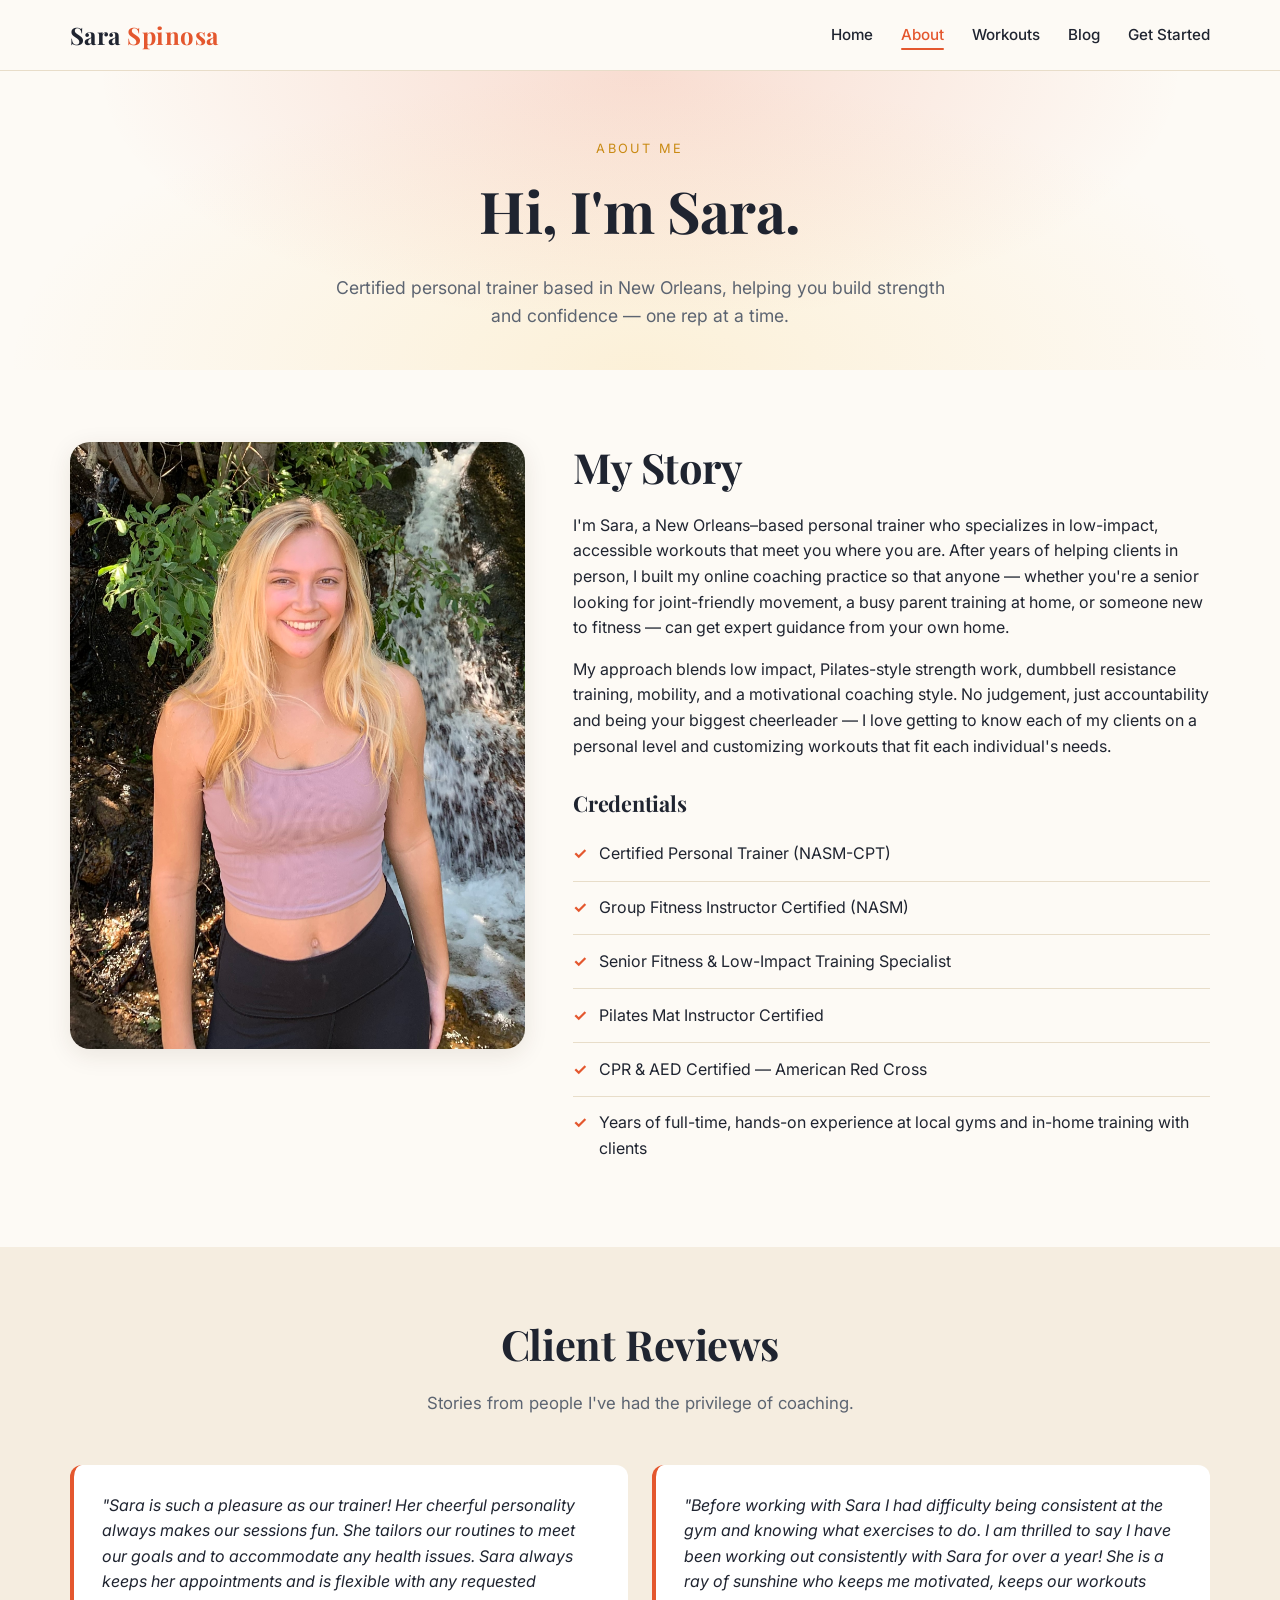
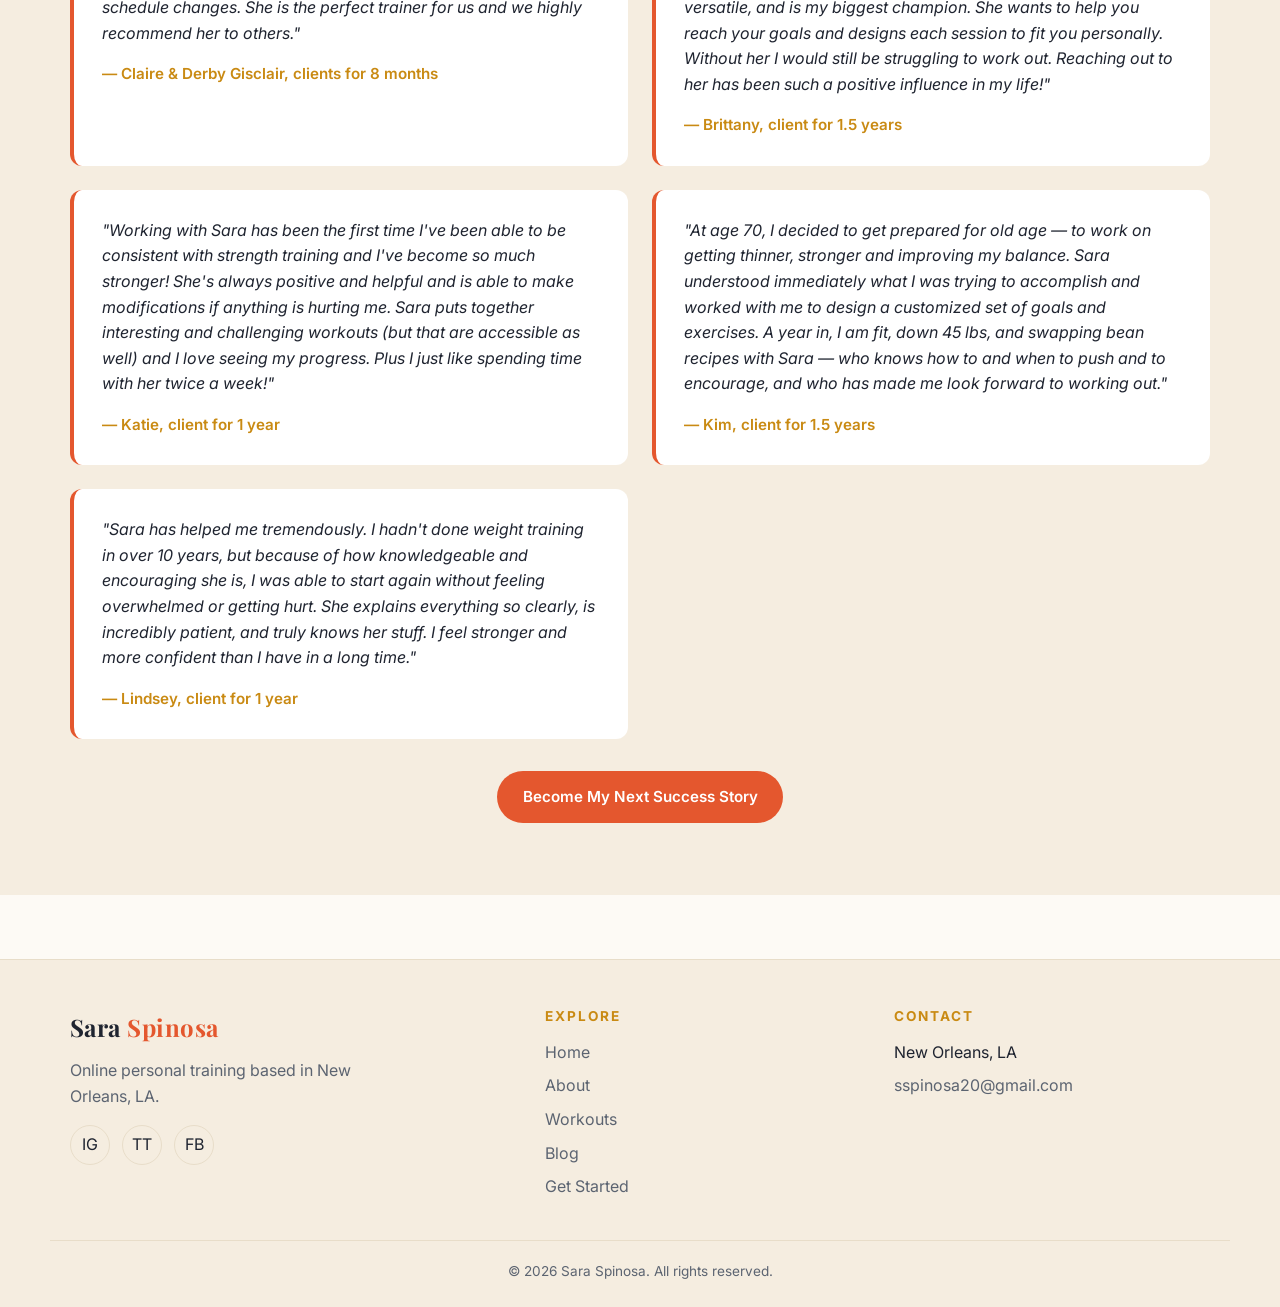
<file: about.html>
<!DOCTYPE html>
<html lang="en">
<head>
  <meta charset="UTF-8" />
  <meta name="viewport" content="width=device-width, initial-scale=1.0" />
  <title>About Sara — Personal Trainer in New Orleans</title>
  <meta name="description" content="Meet Sara Spinosa — certified personal trainer in New Orleans, LA, specializing in low-impact, Pilates-style, and at-home strength training." />
  <link rel="preconnect" href="https://fonts.googleapis.com" />
  <link rel="preconnect" href="https://fonts.gstatic.com" crossorigin />
  <link href="https://fonts.googleapis.com/css2?family=Inter:wght@400;500;600;700&family=Playfair+Display:wght@600;700&display=swap" rel="stylesheet" />
  <link rel="stylesheet" href="css/styles.css" />
  <link rel="icon" href="assets/IMG_2662.jpg" type="image/jpeg" />
</head>
<body>
  <header class="navbar">
    <div class="nav-inner">
      <a href="index.html" class="brand">Sara <span>Spinosa</span></a>
      <button class="nav-toggle" aria-label="Toggle menu">☰</button>
      <ul class="nav-links">
        <li><a href="index.html">Home</a></li>
        <li><a href="about.html">About</a></li>
        <li><a href="workouts.html">Workouts</a></li>
        <li><a href="blog.html">Blog</a></li>
        <li><a href="contact.html">Get Started</a></li>
      </ul>
    </div>
  </header>

  <section class="page-hero">
    <div class="container">
      <span class="hero-eyebrow">About Me</span>
      <h1>Hi, I'm Sara.</h1>
      <p>Certified personal trainer based in New Orleans, helping you build strength and confidence — one rep at a time.</p>
    </div>
  </section>

  <section class="section">
    <div class="container about-grid">
      <img src="assets/IMG_2662.jpg" alt="Sara Spinosa — Personal Trainer" class="profile-image" style="object-fit:cover;width:100%;" />
      <div>
        <h2>My Story</h2>
        <p>
          I'm Sara, a New Orleans–based personal trainer who specializes in
          low-impact, accessible workouts that meet you where you are. After years
          of helping clients in person, I built my online coaching practice so that
          anyone — whether you're a senior looking for joint-friendly movement, a
          busy parent training at home, or someone new to fitness — can get
          expert guidance from your own home.
        </p>
        <p>
          My approach blends low impact, Pilates-style strength work, dumbbell
          resistance training, mobility, and a motivational coaching style. No
          judgement, just accountability and being your biggest cheerleader — I
          love getting to know each of my clients on a personal level and
          customizing workouts that fit each individual's needs.
        </p>

        <h3 style="margin-top:2rem;">Credentials</h3>
        <ul class="cred-list">
          <li>Certified Personal Trainer (NASM-CPT)</li>
          <li>Group Fitness Instructor Certified (NASM)</li>
          <li>Senior Fitness &amp; Low-Impact Training Specialist</li>
          <li>Pilates Mat Instructor Certified</li>
          <li>CPR &amp; AED Certified — American Red Cross</li>
          <li>Years of full-time, hands-on experience at local gyms and in-home training with clients</li>
        </ul>
      </div>
    </div>
  </section>

  <section class="section alt">
    <div class="container">
      <div class="section-header">
        <h2>Client Reviews</h2>
        <p>Stories from people I've had the privilege of coaching.</p>
      </div>
      <div class="grid cols-2">
        <div class="testimonial">
          <p>"Sara is such a pleasure as our trainer! Her cheerful personality always makes our sessions fun. She tailors our routines to meet our goals and to accommodate any health issues. Sara always keeps her appointments and is flexible with any requested schedule changes. She is the perfect trainer for us and we highly recommend her to others."</p>
          <div class="who">— Claire &amp; Derby Gisclair, clients for 8 months</div>
        </div>
        <div class="testimonial">
          <p>"Before working with Sara I had difficulty being consistent at the gym and knowing what exercises to do. I am thrilled to say I have been working out consistently with Sara for over a year! She is a ray of sunshine who keeps me motivated, keeps our workouts versatile, and is my biggest champion. She wants to help you reach your goals and designs each session to fit you personally. Without her I would still be struggling to work out. Reaching out to her has been such a positive influence in my life!"</p>
          <div class="who">— Brittany, client for 1.5 years</div>
        </div>
        <div class="testimonial">
          <p>"Working with Sara has been the first time I've been able to be consistent with strength training and I've become so much stronger! She's always positive and helpful and is able to make modifications if anything is hurting me. Sara puts together interesting and challenging workouts (but that are accessible as well) and I love seeing my progress. Plus I just like spending time with her twice a week!"</p>
          <div class="who">— Katie, client for 1 year</div>
        </div>
        <div class="testimonial">
          <p>"At age 70, I decided to get prepared for old age — to work on getting thinner, stronger and improving my balance. Sara understood immediately what I was trying to accomplish and worked with me to design a customized set of goals and exercises. A year in, I am fit, down 45 lbs, and swapping bean recipes with Sara — who knows how to and when to push and to encourage, and who has made me look forward to working out."</p>
          <div class="who">— Kim, client for 1.5 years</div>
        </div>
        <div class="testimonial">
          <p>"Sara has helped me tremendously. I hadn't done weight training in over 10 years, but because of how knowledgeable and encouraging she is, I was able to start again without feeling overwhelmed or getting hurt. She explains everything so clearly, is incredibly patient, and truly knows her stuff. I feel stronger and more confident than I have in a long time."</p>
          <div class="who">— Lindsey, client for 1 year</div>
        </div>
      </div>
      <div class="text-center mt-2">
        <a href="contact.html" class="btn btn-primary">Become My Next Success Story</a>
      </div>
    </div>
  </section>

  <footer class="footer">
    <div class="container footer-grid">
      <div>
        <div class="brand">Sara <span style="color:var(--color-primary);">Spinosa</span></div>
        <p style="color:var(--color-muted); margin-top:0.75rem; max-width:340px;">
          Online personal training based in New Orleans, LA.
        </p>
        <div class="socials">
          <a href="https://instagram.com/sara_liftsnola" target="_blank" rel="noopener" aria-label="Instagram">IG</a>
          <a href="https://tiktok.com" target="_blank" rel="noopener" aria-label="TikTok">TT</a>
          <a href="https://facebook.com" target="_blank" rel="noopener" aria-label="Facebook">FB</a>
        </div>
      </div>
      <div>
        <h4>Explore</h4>
        <ul>
          <li><a href="index.html">Home</a></li>
          <li><a href="about.html">About</a></li>
          <li><a href="workouts.html">Workouts</a></li>
          <li><a href="blog.html">Blog</a></li>
          <li><a href="contact.html">Get Started</a></li>
        </ul>
      </div>
      <div>
        <h4>Contact</h4>
        <ul>
          <li>New Orleans, LA</li>
          <li><a href="mailto:sspinosa20@gmail.com">sspinosa20@gmail.com</a></li>
        </ul>
      </div>
    </div>
    <div class="footer-bottom container">
      © <span id="year"></span> Sara Spinosa. All rights reserved.
    </div>
  </footer>

  <script src="js/main.js"></script>
</body>
</html>
</file>
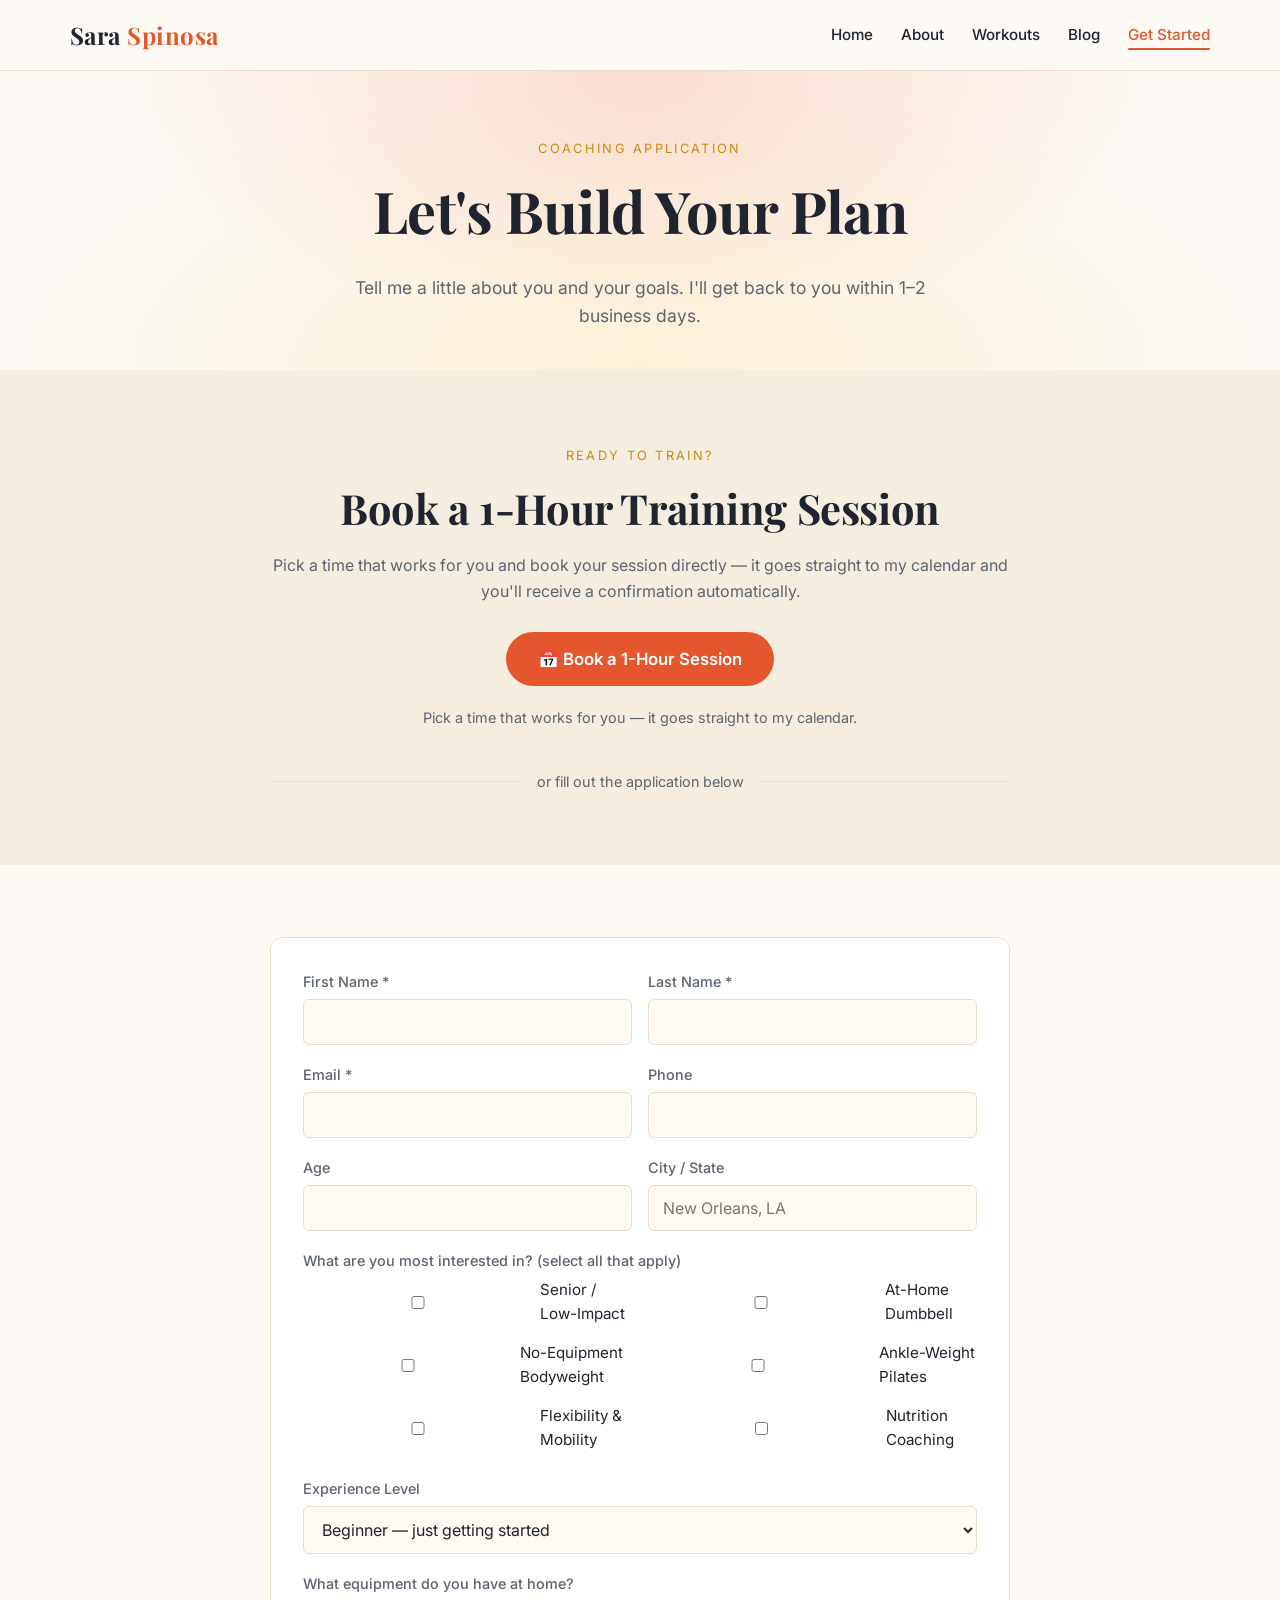
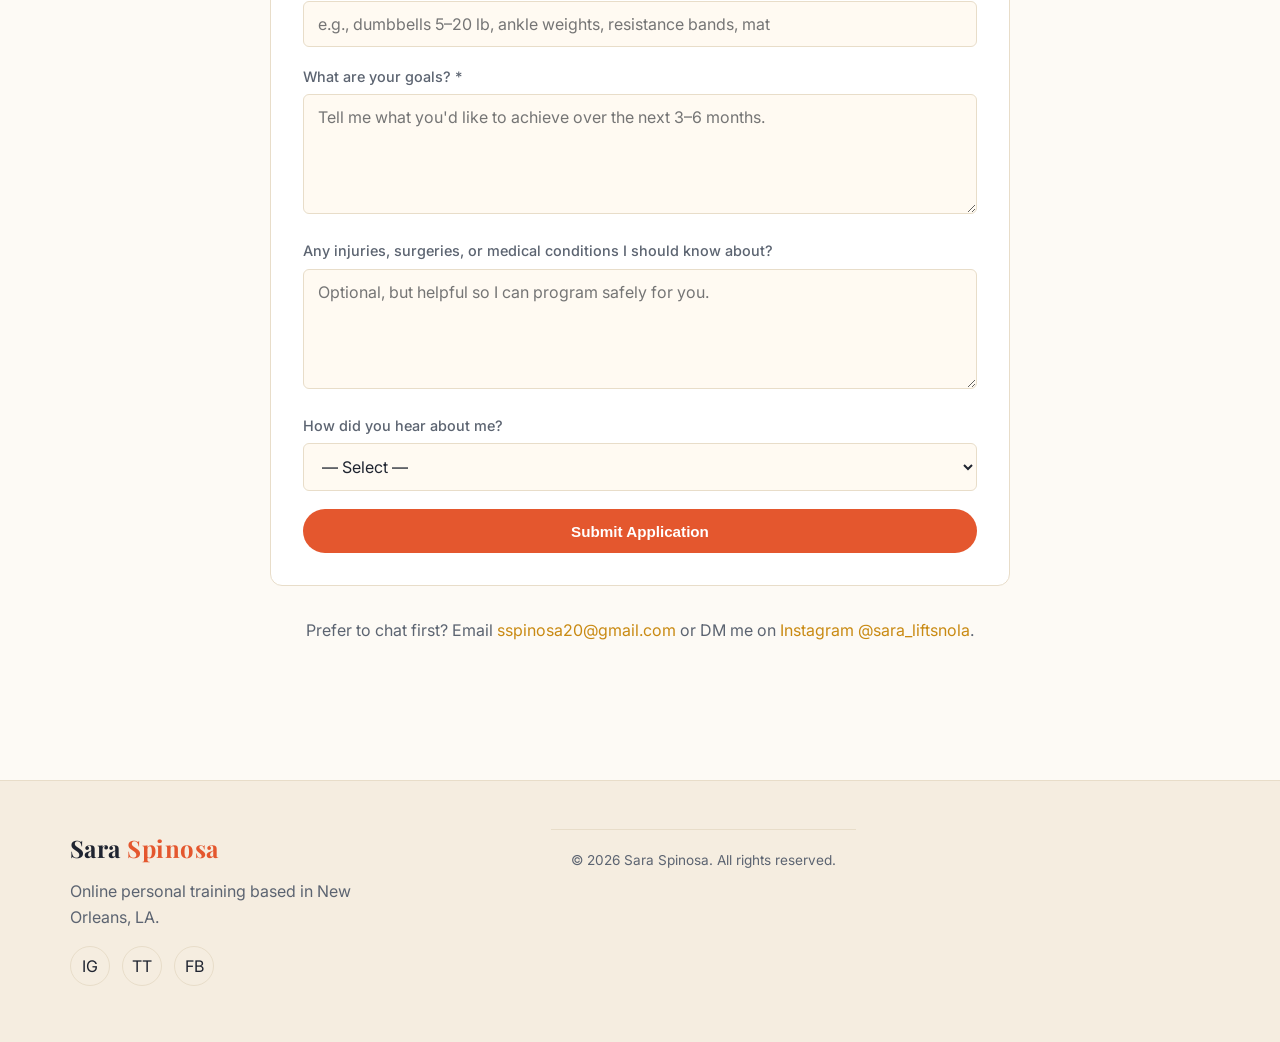
<file: contact.html>
<!DOCTYPE html>
<html lang="en">
<head>
  <meta charset="UTF-8" />
  <meta name="viewport" content="width=device-width, initial-scale=1.0" />
  <title>Get Started — Sara Spinosa Personal Training</title>
  <meta name="description" content="Apply for online personal training with Sara Spinosa. Fill out the start-up form and let's build a plan that fits your life." />
  <link rel="preconnect" href="https://fonts.googleapis.com" />
  <link rel="preconnect" href="https://fonts.gstatic.com" crossorigin />
  <link href="https://fonts.googleapis.com/css2?family=Inter:wght@400;500;600;700&family=Playfair+Display:wght@600;700&display=swap" rel="stylesheet" />
  <link rel="stylesheet" href="css/styles.css" />
  <link rel="icon" href="assets/IMG_2662.jpg" type="image/jpeg" />
</head>
<body>
  <header class="navbar">
    <div class="nav-inner">
      <a href="index.html" class="brand">Sara <span>Spinosa</span></a>
      <button class="nav-toggle" aria-label="Toggle menu">☰</button>
      <ul class="nav-links">
        <li><a href="index.html">Home</a></li>
        <li><a href="about.html">About</a></li>
        <li><a href="workouts.html">Workouts</a></li>
        <li><a href="blog.html">Blog</a></li>
        <li><a href="contact.html">Get Started</a></li>
      </ul>
    </div>
  </header>

  <section class="page-hero">
    <div class="container">
      <span class="hero-eyebrow">Coaching Application</span>
      <h1>Let's Build Your Plan</h1>
      <p>Tell me a little about you and your goals. I'll get back to you within 1–2 business days.</p>
    </div>
  </section>

  <!-- Book a Free Consultation -->
  <section class="section alt">
    <div class="container" style="max-width:780px; text-align:center;">
      <span class="hero-eyebrow">Ready to Train?</span>
      <h2>Book a 1-Hour Training Session</h2>
      <p style="color:var(--color-muted); margin-bottom:1.75rem;">Pick a time that works for you and book your session directly — it goes straight to my calendar and you'll receive a confirmation automatically.</p>
      <a href="https://calendar.app.google/79umoL14DPMLam3EA" target="_blank" rel="noopener" class="btn btn-primary" style="font-size:1.05rem; padding:0.85rem 2rem;">📅 Book a 1-Hour Session</a>
      <p style="color:var(--color-muted); margin-top:1.25rem; font-size:0.9rem;">Pick a time that works for you — it goes straight to my calendar.</p>
      <div style="display:flex; align-items:center; gap:1rem; margin-top:2.5rem;">
        <hr style="flex:1; border:none; border-top:1px solid var(--color-border);" />
        <span style="color:var(--color-muted); font-size:0.9rem; white-space:nowrap;">or fill out the application below</span>
        <hr style="flex:1; border:none; border-top:1px solid var(--color-border);" />
      </div>
    </div>
  </section>

  <section class="section">
    <div class="container" style="max-width:780px;">
      <div class="form-success" role="status">
        Thanks! Your application was sent. I'll be in touch within 1–2 business days.
      </div>
      <div class="form-error" role="alert">
        Something went wrong sending your application. Please email
        <a href="mailto:trevsp27@gmail.com">trevsp27@gmail.com</a> directly and we'll get you set up.
      </div>

      <!--
        FORMSPREE SETUP (one-time, ~2 minutes):
        1. Go to https://formspree.io and sign up with trevsp27@gmail.com (free — no credit card).
        2. Create a new form. Name it "Sara Coaching Application".
        3. Copy the form's endpoint (looks like https://formspree.io/f/abcd1234).
        4. Replace YOUR_FORM_ID below with the part after /f/ (e.g. abcd1234).
        5. Submit the form once and click the confirmation email Formspree sends you.
        Done — every submission will now arrive in your Gmail inbox.
      -->
      <form id="intake-form"
            class="form"
            action="https://formspree.io/f/YOUR_FORM_ID"
            method="POST"
            novalidate>
        <input type="hidden" name="_subject" value="New coaching application — Sara Spinosa" />
        <input type="text" name="_gotcha" style="display:none" tabindex="-1" autocomplete="off" />
        <div class="row">
          <div class="field">
            <label for="firstName">First Name *</label>
            <input id="firstName" name="firstName" type="text" required />
          </div>
          <div class="field">
            <label for="lastName">Last Name *</label>
            <input id="lastName" name="lastName" type="text" required />
          </div>
        </div>

        <div class="row">
          <div class="field">
            <label for="email">Email *</label>
            <input id="email" name="email" type="email" required />
          </div>
          <div class="field">
            <label for="phone">Phone</label>
            <input id="phone" name="phone" type="tel" />
          </div>
        </div>

        <div class="row">
          <div class="field">
            <label for="age">Age</label>
            <input id="age" name="age" type="number" min="13" max="120" />
          </div>
          <div class="field">
            <label for="location">City / State</label>
            <input id="location" name="location" type="text" placeholder="New Orleans, LA" />
          </div>
        </div>

        <div class="field">
          <label>What are you most interested in? (select all that apply)</label>
          <div class="checkbox-group">
            <label><input type="checkbox" name="interests" value="senior" /> Senior / Low-Impact</label>
            <label><input type="checkbox" name="interests" value="dumbbell" /> At-Home Dumbbell</label>
            <label><input type="checkbox" name="interests" value="bodyweight" /> No-Equipment Bodyweight</label>
            <label><input type="checkbox" name="interests" value="pilates" /> Ankle-Weight Pilates</label>
            <label><input type="checkbox" name="interests" value="mobility" /> Flexibility &amp; Mobility</label>
            <label><input type="checkbox" name="interests" value="nutrition" /> Nutrition Coaching</label>
          </div>
        </div>

        <div class="field">
          <label for="experience">Experience Level</label>
          <select id="experience" name="experience">
            <option value="beginner">Beginner — just getting started</option>
            <option value="returning">Returning after a break</option>
            <option value="intermediate">Intermediate — work out regularly</option>
            <option value="advanced">Advanced</option>
          </select>
        </div>

        <div class="field">
          <label for="equipment">What equipment do you have at home?</label>
          <input id="equipment" name="equipment" type="text" placeholder="e.g., dumbbells 5–20 lb, ankle weights, resistance bands, mat" />
        </div>

        <div class="field">
          <label for="goals">What are your goals? *</label>
          <textarea id="goals" name="goals" required placeholder="Tell me what you'd like to achieve over the next 3–6 months."></textarea>
        </div>

        <div class="field">
          <label for="injuries">Any injuries, surgeries, or medical conditions I should know about?</label>
          <textarea id="injuries" name="injuries" placeholder="Optional, but helpful so I can program safely for you."></textarea>
        </div>

        <div class="field">
          <label for="referral">How did you hear about me?</label>
          <select id="referral" name="referral">
            <option value="">— Select —</option>
            <option value="instagram">Instagram</option>
            <option value="tiktok">TikTok</option>
            <option value="facebook">Facebook</option>
            <option value="friend">Friend / Referral</option>
            <option value="search">Google / Search</option>
            <option value="other">Other</option>
          </select>
        </div>

        <button type="submit" class="btn btn-primary" style="width:100%;">Submit Application</button>
      </form>

      <div class="text-center mt-2" style="color:var(--color-muted);">
        Prefer to chat first? Email <a href="mailto:sspinosa20@gmail.com">sspinosa20@gmail.com</a>
        or DM me on
        <a href="https://instagram.com/sara_liftsnola" target="_blank" rel="noopener">Instagram @sara_liftsnola</a>.
      </div>
    </div>
  </section>

  <footer class="footer">
    <div class="container footer-grid">
      <div>
        <div class="brand">Sara <span style="color:var(--color-primary);">Spinosa</span></div>
        <p style="color:var(--color-muted); margin-top:0.75rem; max-width:340px;">
          Online personal training based in New Orleans, LA.
        </p>
        <div class="socials">
          <a href="https://instagram.com/sara_liftsnola" target="_blank" rel="noopener" aria-label="Instagram">IG</a>
          <a href="https://tiktok.com" target="_blank" rel="noopener" aria-label="TikTok">TT</a>
          <a href="https://facebook.com" target="_blank" rel="noopener" aria-label="Facebook">FB</a>
        </ul>
      </div>
    </div>
    <div class="footer-bottom container">
      © <span id="year"></span> Sara Spinosa. All rights reserved.
    </div>
  </footer>

  <script src="js/main.js"></script>
</body>
</html>
</file>
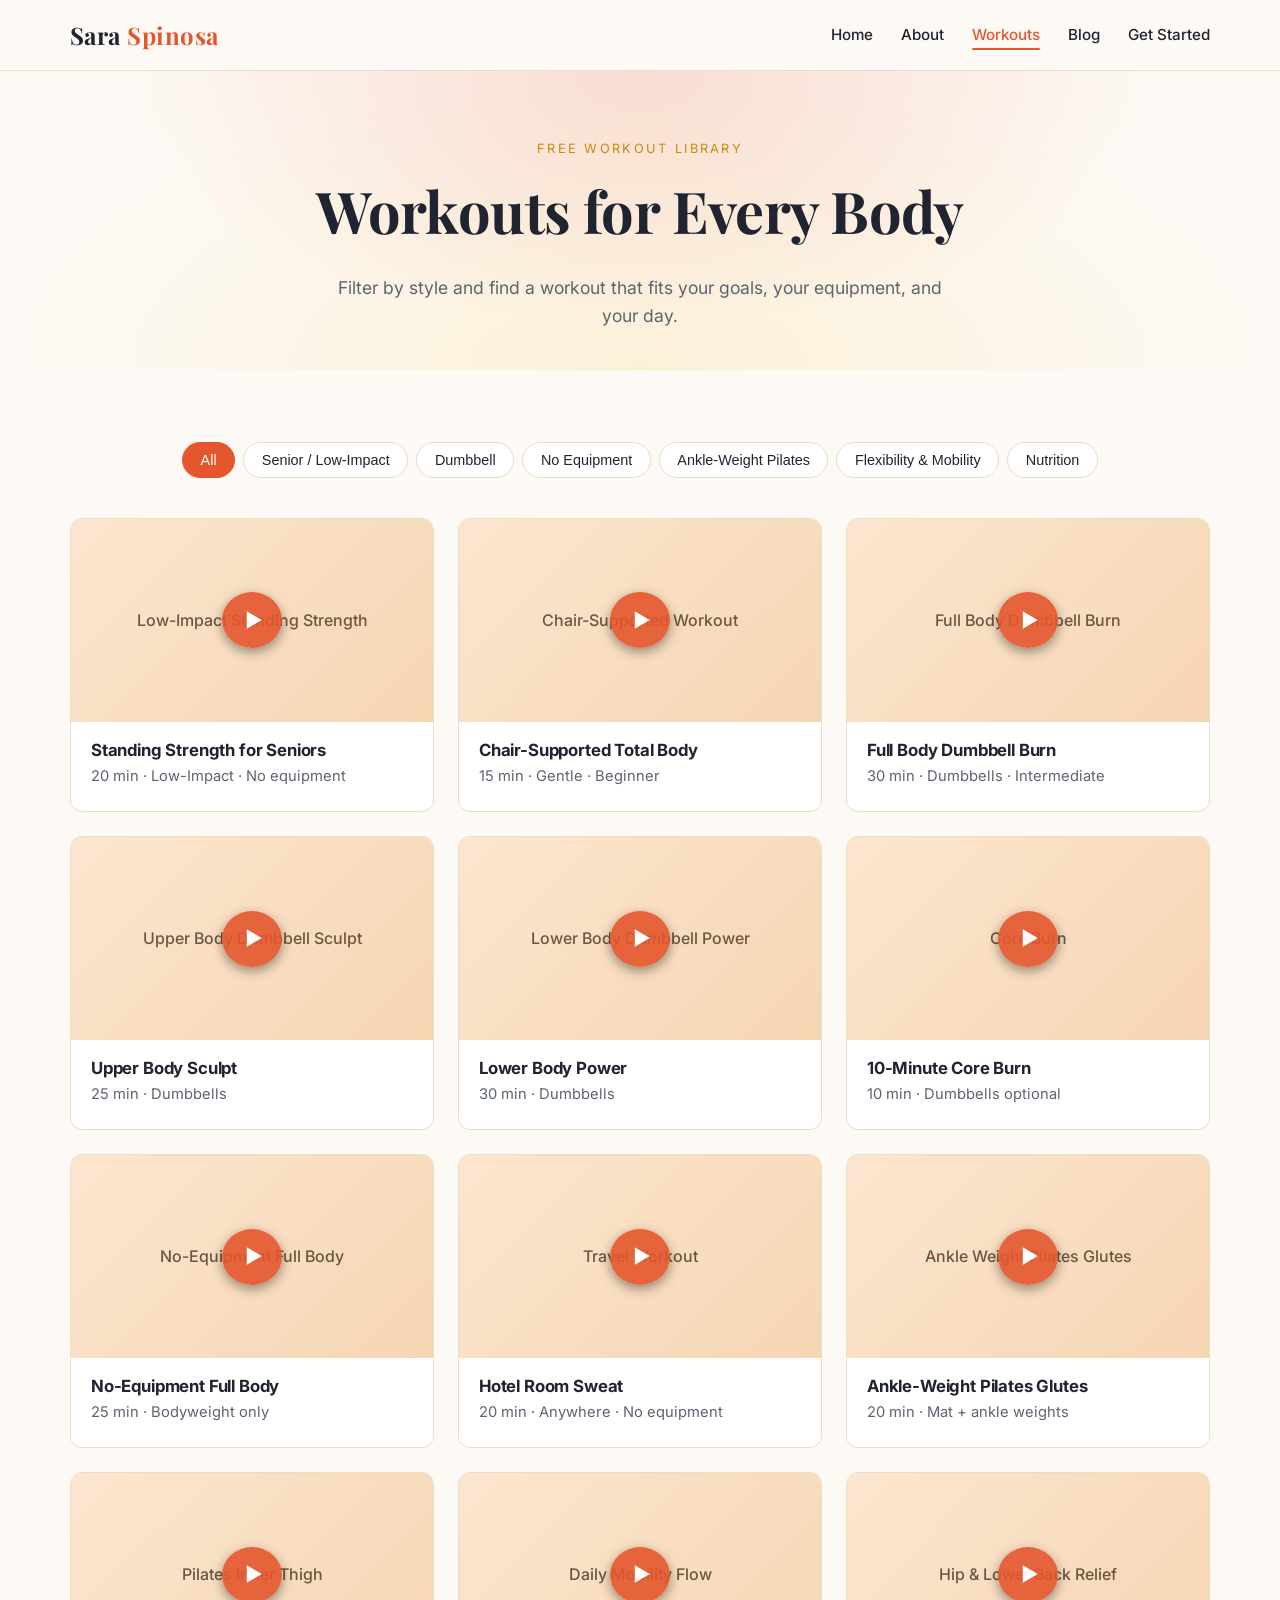
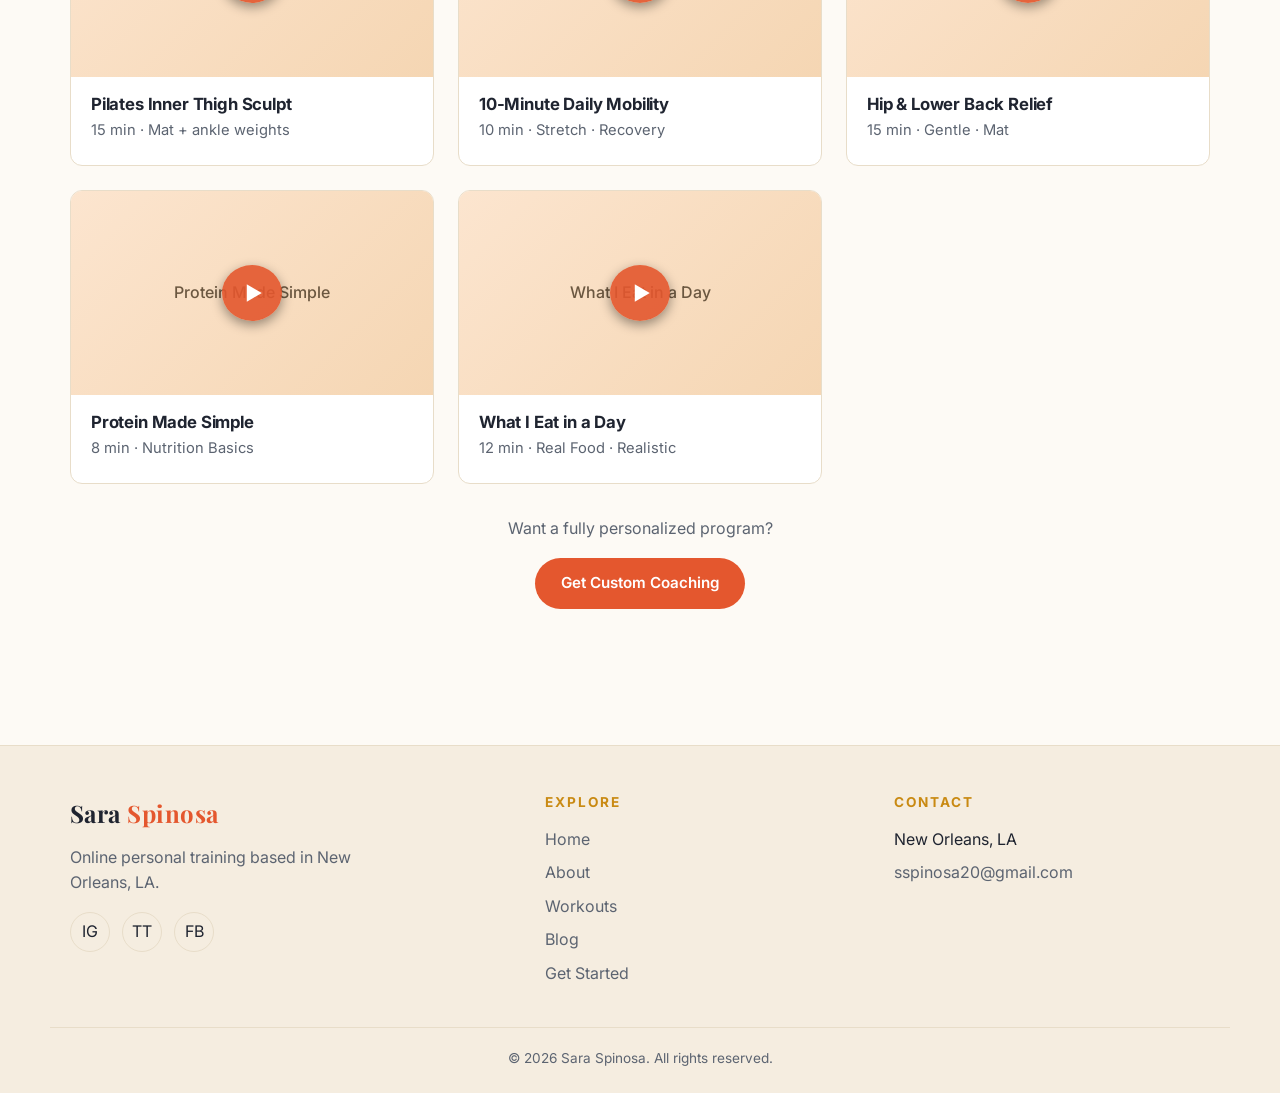
<file: workouts.html>
<!DOCTYPE html>
<html lang="en">
<head>
  <meta charset="UTF-8" />
  <meta name="viewport" content="width=device-width, initial-scale=1.0" />
  <title>Workouts — Sara Spinosa Personal Training</title>
  <meta name="description" content="Browse workout videos: low-impact senior workouts, at-home dumbbell programs, bodyweight, ankle-weight Pilates, mobility, and nutrition." />
  <link rel="preconnect" href="https://fonts.googleapis.com" />
  <link rel="preconnect" href="https://fonts.gstatic.com" crossorigin />
  <link href="https://fonts.googleapis.com/css2?family=Inter:wght@400;500;600;700&family=Playfair+Display:wght@600;700&display=swap" rel="stylesheet" />
  <link rel="stylesheet" href="css/styles.css" />
  <link rel="icon" href="assets/IMG_2662.jpg" type="image/jpeg" />
</head>
<body>
  <header class="navbar">
    <div class="nav-inner">
      <a href="index.html" class="brand">Sara <span>Spinosa</span></a>
      <button class="nav-toggle" aria-label="Toggle menu">☰</button>
      <ul class="nav-links">
        <li><a href="index.html">Home</a></li>
        <li><a href="about.html">About</a></li>
        <li><a href="workouts.html">Workouts</a></li>
        <li><a href="blog.html">Blog</a></li>
        <li><a href="contact.html">Get Started</a></li>
      </ul>
    </div>
  </header>

  <section class="page-hero">
    <div class="container">
      <span class="hero-eyebrow">Free Workout Library</span>
      <h1>Workouts for Every Body</h1>
      <p>Filter by style and find a workout that fits your goals, your equipment, and your day.</p>
    </div>
  </section>

  <section class="section">
    <div class="container">
      <!-- Filter pills -->
      <div class="pills">
        <button class="pill active" data-filter="all">All</button>
        <button class="pill" data-filter="senior">Senior / Low-Impact</button>
        <button class="pill" data-filter="dumbbell">Dumbbell</button>
        <button class="pill" data-filter="bodyweight">No Equipment</button>
        <button class="pill" data-filter="pilates">Ankle-Weight Pilates</button>
        <button class="pill" data-filter="mobility">Flexibility &amp; Mobility</button>
        <button class="pill" data-filter="nutrition">Nutrition</button>
      </div>

      <div class="grid cols-3">
        <!-- Senior / Low Impact -->
        <article class="video-card" data-category="senior">
          <div class="video-thumb">Low-Impact Standing Strength</div>
          <div class="body">
            <h4>Standing Strength for Seniors</h4>
            <p>20 min · Low-Impact · No equipment</p>
          </div>
        </article>
        <article class="video-card" data-category="senior mobility">
          <div class="video-thumb">Chair-Supported Workout</div>
          <div class="body">
            <h4>Chair-Supported Total Body</h4>
            <p>15 min · Gentle · Beginner</p>
          </div>
        </article>

        <!-- Dumbbell -->
        <article class="video-card" data-category="dumbbell">
          <div class="video-thumb">Full Body Dumbbell Burn</div>
          <div class="body">
            <h4>Full Body Dumbbell Burn</h4>
            <p>30 min · Dumbbells · Intermediate</p>
          </div>
        </article>
        <article class="video-card" data-category="dumbbell">
          <div class="video-thumb">Upper Body Dumbbell Sculpt</div>
          <div class="body">
            <h4>Upper Body Sculpt</h4>
            <p>25 min · Dumbbells</p>
          </div>
        </article>
        <article class="video-card" data-category="dumbbell">
          <div class="video-thumb">Lower Body Dumbbell Power</div>
          <div class="body">
            <h4>Lower Body Power</h4>
            <p>30 min · Dumbbells</p>
          </div>
        </article>
        <article class="video-card" data-category="dumbbell">
          <div class="video-thumb">Core Burn</div>
          <div class="body">
            <h4>10-Minute Core Burn</h4>
            <p>10 min · Dumbbells optional</p>
          </div>
        </article>

        <!-- Bodyweight -->
        <article class="video-card" data-category="bodyweight">
          <div class="video-thumb">No-Equipment Full Body</div>
          <div class="body">
            <h4>No-Equipment Full Body</h4>
            <p>25 min · Bodyweight only</p>
          </div>
        </article>
        <article class="video-card" data-category="bodyweight">
          <div class="video-thumb">Travel Workout</div>
          <div class="body">
            <h4>Hotel Room Sweat</h4>
            <p>20 min · Anywhere · No equipment</p>
          </div>
        </article>

        <!-- Pilates / Ankle Weights -->
        <article class="video-card" data-category="pilates">
          <div class="video-thumb">Ankle Weight Pilates Glutes</div>
          <div class="body">
            <h4>Ankle-Weight Pilates Glutes</h4>
            <p>20 min · Mat + ankle weights</p>
          </div>
        </article>
        <article class="video-card" data-category="pilates">
          <div class="video-thumb">Pilates Inner Thigh</div>
          <div class="body">
            <h4>Pilates Inner Thigh Sculpt</h4>
            <p>15 min · Mat + ankle weights</p>
          </div>
        </article>

        <!-- Mobility -->
        <article class="video-card" data-category="mobility">
          <div class="video-thumb">Daily Mobility Flow</div>
          <div class="body">
            <h4>10-Minute Daily Mobility</h4>
            <p>10 min · Stretch · Recovery</p>
          </div>
        </article>
        <article class="video-card" data-category="mobility">
          <div class="video-thumb">Hip &amp; Lower Back Relief</div>
          <div class="body">
            <h4>Hip &amp; Lower Back Relief</h4>
            <p>15 min · Gentle · Mat</p>
          </div>
        </article>

        <!-- Nutrition -->
        <article class="video-card" data-category="nutrition">
          <div class="video-thumb">Protein Made Simple</div>
          <div class="body">
            <h4>Protein Made Simple</h4>
            <p>8 min · Nutrition Basics</p>
          </div>
        </article>
        <article class="video-card" data-category="nutrition">
          <div class="video-thumb">What I Eat in a Day</div>
          <div class="body">
            <h4>What I Eat in a Day</h4>
            <p>12 min · Real Food · Realistic</p>
          </div>
        </article>
      </div>

      <div class="text-center mt-2">
        <p style="color:var(--color-muted);">Want a fully personalized program?</p>
        <a href="contact.html" class="btn btn-primary">Get Custom Coaching</a>
      </div>
    </div>
  </section>

  <footer class="footer">
    <div class="container footer-grid">
      <div>
        <div class="brand">Sara <span style="color:var(--color-primary);">Spinosa</span></div>
        <p style="color:var(--color-muted); margin-top:0.75rem; max-width:340px;">
          Online personal training based in New Orleans, LA.
        </p>
        <div class="socials">
          <a href="https://instagram.com/sara_liftsnola" target="_blank" rel="noopener" aria-label="Instagram">IG</a>
          <a href="https://tiktok.com" target="_blank" rel="noopener" aria-label="TikTok">TT</a>
          <a href="https://facebook.com" target="_blank" rel="noopener" aria-label="Facebook">FB</a>
        </div>
      </div>
      <div>
        <h4>Explore</h4>
        <ul>
          <li><a href="index.html">Home</a></li>
          <li><a href="about.html">About</a></li>
          <li><a href="workouts.html">Workouts</a></li>
          <li><a href="blog.html">Blog</a></li>
          <li><a href="contact.html">Get Started</a></li>
        </ul>
      </div>
      <div>
        <h4>Contact</h4>
        <ul>
          <li>New Orleans, LA</li>
          <li><a href="mailto:sspinosa20@gmail.com">sspinosa20@gmail.com</a></li>
        </ul>
      </div>
    </div>
    <div class="footer-bottom container">
      © <span id="year"></span> Sara Spinosa. All rights reserved.
    </div>
  </footer>

  <script src="js/main.js"></script>
</body>
</html>
</file>
<file: css/styles.css>
/* =============================
   Sara Spinosa — Personal Trainer
   Global Stylesheet
   ============================= */

:root {
  --color-bg: #fdfaf5;          /* warm off-white */
  --color-bg-alt: #f5ede0;      /* soft cream */
  --color-surface: #ffffff;
  --color-text: #1f2430;        /* deep charcoal */
  --color-muted: #5c6471;
  --color-primary: #e4572e;     /* warm coral / NOLA terracotta */
  --color-primary-dark: #b8421f;
  --color-accent: #c98a13;      /* deeper gold for contrast on light bg */
  --color-border: #e8ddc9;
  --shadow-md: 0 6px 24px rgba(60, 40, 20, 0.10);
  --radius-sm: 6px;
  --radius-md: 12px;
  --radius-lg: 20px;
  --max-width: 1180px;
  --font-display: "Playfair Display", "Georgia", serif;
  --font-body: "Inter", system-ui, -apple-system, "Segoe UI", Roboto, sans-serif;
}

* { box-sizing: border-box; }

html { scroll-behavior: smooth; }

body {
  margin: 0;
  font-family: var(--font-body);
  background: var(--color-bg);
  color: var(--color-text);
  line-height: 1.6;
  -webkit-font-smoothing: antialiased;
}

img { max-width: 100%; display: block; }

a {
  color: var(--color-accent);
  text-decoration: none;
  transition: color 0.2s ease;
}
a:hover { color: var(--color-primary); }

h1, h2, h3, h4 {
  font-family: var(--font-display);
  font-weight: 700;
  line-height: 1.2;
  margin: 0 0 0.5em;
  letter-spacing: -0.01em;
}
h1 { font-size: clamp(2.2rem, 5vw, 3.6rem); }
h2 { font-size: clamp(1.8rem, 3.5vw, 2.6rem); }
h3 { font-size: 1.35rem; }

p { margin: 0 0 1em; }

.container {
  max-width: var(--max-width);
  margin: 0 auto;
  padding: 0 1.25rem;
}

/* ---------- Navbar ---------- */
.navbar {
  position: sticky;
  top: 0;
  z-index: 50;
  background: rgba(253, 250, 245, 0.92);
  backdrop-filter: blur(10px);
  border-bottom: 1px solid var(--color-border);
}
.nav-inner {
  max-width: var(--max-width);
  margin: 0 auto;
  padding: 1rem 1.25rem;
  display: flex;
  align-items: center;
  justify-content: space-between;
}
.brand {
  font-family: var(--font-display);
  font-size: 1.5rem;
  color: var(--color-text);
  font-weight: 700;
  letter-spacing: 0.02em;
}
.brand span { color: var(--color-primary); }

.nav-links {
  display: flex;
  gap: 1.75rem;
  list-style: none;
  margin: 0;
  padding: 0;
}
.nav-links a {
  color: var(--color-text);
  font-weight: 500;
  font-size: 0.95rem;
  position: relative;
}
.nav-links a.active,
.nav-links a:hover { color: var(--color-primary); }
.nav-links a.active::after {
  content: "";
  position: absolute;
  left: 0; right: 0; bottom: -6px;
  height: 2px;
  background: var(--color-primary);
  border-radius: 2px;
}

.nav-toggle {
  display: none;
  background: none;
  border: 0;
  color: var(--color-text);
  font-size: 1.5rem;
  cursor: pointer;
}

@media (max-width: 760px) {
  .nav-toggle { display: block; }
  .nav-links {
    position: absolute;
    top: 100%;
    left: 0; right: 0;
    flex-direction: column;
    background: var(--color-bg-alt);
    padding: 1rem 1.25rem;
    gap: 1rem;
    border-bottom: 1px solid var(--color-border);
    display: none;
  }
  .nav-links.open { display: flex; }
}

/* ---------- Buttons ---------- */
.btn {
  display: inline-block;
  padding: 0.85rem 1.6rem;
  border-radius: 999px;
  font-weight: 600;
  font-size: 0.95rem;
  cursor: pointer;
  border: 0;
  transition: transform 0.15s ease, background 0.2s ease, color 0.2s ease;
}
.btn-primary {
  background: var(--color-primary);
  color: #fff;
}
.btn-primary:hover {
  background: var(--color-primary-dark);
  color: #fff;
  transform: translateY(-1px);
}
.btn-outline {
  background: transparent;
  color: var(--color-text);
  border: 2px solid var(--color-border);
}
.btn-outline:hover {
  border-color: var(--color-primary);
  color: var(--color-primary);
}

/* ---------- Hero ---------- */
.hero {
  position: relative;
  padding: 5rem 0 4rem;
  background:
    radial-gradient(ellipse at top right, rgba(228, 87, 46, 0.18), transparent 60%),
    radial-gradient(ellipse at bottom left, rgba(246, 196, 83, 0.22), transparent 60%),
    var(--color-bg);
  overflow: hidden;
}
.hero-grid {
  display: grid;
  grid-template-columns: 1.1fr 1fr;
  gap: 3rem;
  align-items: center;
}
.hero-eyebrow {
  display: inline-block;
  text-transform: uppercase;
  letter-spacing: 0.18em;
  font-size: 0.8rem;
  color: var(--color-accent);
  margin-bottom: 1rem;
}
.hero p.lead {
  font-size: 1.15rem;
  color: var(--color-muted);
  max-width: 540px;
  margin-bottom: 2rem;
}
.hero-cta { display: flex; gap: 1rem; flex-wrap: wrap; }

.hero-media {
  aspect-ratio: 4 / 5;
  background: linear-gradient(135deg, #fff5e6, #fce5cf);
  border-radius: var(--radius-lg);
  border: 1px solid var(--color-border);
  display: flex;
  align-items: center;
  justify-content: center;
  color: var(--color-muted);
  font-size: 0.9rem;
  text-align: center;
  padding: 1rem;
  box-shadow: var(--shadow-md);
}

@media (max-width: 820px) {
  .hero-grid { grid-template-columns: 1fr; }
  .hero-media { aspect-ratio: 16 / 10; }
}

/* ---------- Sections ---------- */
section.section {
  padding: 4.5rem 0;
}
section.section.alt { background: var(--color-bg-alt); }

.section-header {
  text-align: center;
  max-width: 720px;
  margin: 0 auto 3rem;
}
.section-header p {
  color: var(--color-muted);
  font-size: 1.05rem;
}

/* ---------- Cards / Grid ---------- */
.grid {
  display: grid;
  gap: 1.5rem;
}
.grid.cols-3 { grid-template-columns: repeat(3, 1fr); }
.grid.cols-2 { grid-template-columns: repeat(2, 1fr); }

@media (max-width: 880px) {
  .grid.cols-3 { grid-template-columns: 1fr 1fr; }
}
@media (max-width: 580px) {
  .grid.cols-3, .grid.cols-2 { grid-template-columns: 1fr; }
}

.card {
  background: var(--color-surface);
  border: 1px solid var(--color-border);
  border-radius: var(--radius-md);
  padding: 1.6rem;
  transition: transform 0.2s ease, border-color 0.2s ease;
}
.card:hover {
  transform: translateY(-3px);
  border-color: var(--color-primary);
}
.card .icon {
  font-size: 1.6rem;
  margin-bottom: 0.75rem;
}
.card h3 { margin-bottom: 0.5rem; }
.card p { color: var(--color-muted); margin: 0; }

/* ---------- Video grid ---------- */
.video-card {
  background: var(--color-surface);
  border: 1px solid var(--color-border);
  border-radius: var(--radius-md);
  overflow: hidden;
  display: flex;
  flex-direction: column;
}
.video-thumb {
  aspect-ratio: 16 / 9;
  background: linear-gradient(135deg, #fce5cf, #f5d6b3);
  display: flex;
  align-items: center;
  justify-content: center;
  color: #6b5740;
  font-weight: 500;
  position: relative;
}
.video-thumb::after {
  content: "▶";
  position: absolute;
  width: 56px; height: 56px;
  border-radius: 50%;
  background: rgba(228, 87, 46, 0.9);
  color: #fff;
  display: flex;
  align-items: center;
  justify-content: center;
  font-size: 1.2rem;
  padding-left: 4px;
  box-shadow: 0 4px 12px rgba(0,0,0,0.4);
}
.video-card .body {
  padding: 1.1rem 1.25rem 1.4rem;
}
.video-card h4 {
  margin: 0 0 0.3rem;
  font-family: var(--font-body);
  font-size: 1.05rem;
}
.video-card p { color: var(--color-muted); margin: 0; font-size: 0.92rem; }

/* ---------- Testimonials ---------- */
.testimonial {
  background: var(--color-surface);
  border-radius: var(--radius-md);
  padding: 1.75rem;
  border-left: 4px solid var(--color-primary);
}
.testimonial p { font-style: italic; color: var(--color-text); }
.testimonial .who {
  margin-top: 1rem;
  color: var(--color-accent);
  font-weight: 600;
  font-style: normal;
  font-size: 0.95rem;
}

/* ---------- Form ---------- */
.form {
  background: var(--color-surface);
  padding: 2rem;
  border-radius: var(--radius-md);
  border: 1px solid var(--color-border);
}
.form .row {
  display: grid;
  grid-template-columns: 1fr 1fr;
  gap: 1rem;
}
@media (max-width: 580px) { .form .row { grid-template-columns: 1fr; } }

.field { margin-bottom: 1.1rem; }
.field label {
  display: block;
  font-size: 0.9rem;
  margin-bottom: 0.4rem;
  color: var(--color-muted);
  font-weight: 500;
}
.field input,
.field select,
.field textarea {
  width: 100%;
  padding: 0.75rem 0.9rem;
  background: #fffaf2;
  border: 1px solid var(--color-border);
  border-radius: var(--radius-sm);
  color: var(--color-text);
  font-family: inherit;
  font-size: 1rem;
  transition: border-color 0.2s ease;
}
.field textarea { min-height: 120px; resize: vertical; }
.field input:focus,
.field select:focus,
.field textarea:focus {
  outline: none;
  border-color: var(--color-primary);
}
.checkbox-group {
  display: grid;
  grid-template-columns: repeat(2, 1fr);
  gap: 0.5rem;
}
.checkbox-group label {
  display: flex;
  align-items: center;
  gap: 0.5rem;
  font-size: 0.95rem;
  color: var(--color-text);
  font-weight: 400;
}
@media (max-width: 580px) { .checkbox-group { grid-template-columns: 1fr; } }

.form-success {
  display: none;
  background: #e6f6e8;
  border: 1px solid #6db872;
  color: #1f5723;
  padding: 1rem;
  border-radius: var(--radius-sm);
  margin-bottom: 1rem;
}
.form-error {
  display: none;
  background: #fdecea;
  border: 1px solid #d8625b;
  color: #7a1f1a;
  padding: 1rem;
  border-radius: var(--radius-sm);
  margin-bottom: 1rem;
}
.form-error.show { display: block; }
.form-success.show { display: block; }

/* ---------- Blog list ---------- */
.blog-card {
  background: var(--color-surface);
  border: 1px solid var(--color-border);
  border-radius: var(--radius-md);
  padding: 1.75rem;
  display: flex;
  flex-direction: column;
  transition: border-color 0.2s ease, transform 0.2s ease;
}
.blog-card:hover { border-color: var(--color-primary); transform: translateY(-3px); }
.blog-card .meta {
  font-size: 0.8rem;
  text-transform: uppercase;
  letter-spacing: 0.12em;
  color: var(--color-accent);
  margin-bottom: 0.5rem;
}
.blog-card h3 a { color: var(--color-text); }
.blog-card h3 a:hover { color: var(--color-primary); }
.blog-card p { color: var(--color-muted); flex: 1; }
.blog-card .read-more { font-weight: 600; }

/* ---------- About page ---------- */
.about-grid {
  display: grid;
  grid-template-columns: 1fr 1.4fr;
  gap: 3rem;
  align-items: start;
}
@media (max-width: 820px) { .about-grid { grid-template-columns: 1fr; } }

.profile-image {
  aspect-ratio: 3 / 4;
  border-radius: var(--radius-lg);
  box-shadow: var(--shadow-md);
  width: 100%;
  display: block;
  object-fit: cover;
}

.cred-list {
  list-style: none;
  padding: 0;
  margin: 0;
}
.cred-list li {
  padding: 0.85rem 0;
  border-bottom: 1px solid var(--color-border);
  display: flex;
  gap: 0.75rem;
}
.cred-list li::before {
  content: "✓";
  color: var(--color-primary);
  font-weight: 700;
}
.cred-list li:last-child { border-bottom: 0; }

/* ---------- Footer ---------- */
.footer {
  background: var(--color-bg-alt);
  border-top: 1px solid var(--color-border);
  padding: 3rem 0 1.5rem;
  margin-top: 4rem;
}
.footer-grid {
  display: grid;
  grid-template-columns: 1.4fr 1fr 1fr;
  gap: 2rem;
  margin-bottom: 2rem;
}
@media (max-width: 720px) { .footer-grid { grid-template-columns: 1fr; } }

.footer h4 {
  font-family: var(--font-body);
  font-size: 0.85rem;
  text-transform: uppercase;
  letter-spacing: 0.15em;
  color: var(--color-accent);
  margin-bottom: 1rem;
}
.footer ul { list-style: none; padding: 0; margin: 0; }
.footer ul li { margin-bottom: 0.5rem; }
.footer ul a { color: var(--color-muted); }
.footer ul a:hover { color: var(--color-primary); }

.socials { display: flex; gap: 0.75rem; margin-top: 1rem; }
.socials a {
  width: 40px; height: 40px;
  display: inline-flex;
  align-items: center;
  justify-content: center;
  border: 1px solid var(--color-border);
  border-radius: 50%;
  color: var(--color-text);
  font-size: 1rem;
  transition: all 0.2s ease;
}
.socials a {
  color: var(--color-text);
}
.socials a:hover {
  background: var(--color-primary);
  border-color: var(--color-primary);
  color: #fff;
}

.footer-bottom {
  border-top: 1px solid var(--color-border);
  padding-top: 1.25rem;
  text-align: center;
  color: var(--color-muted);
  font-size: 0.85rem;
}

/* ---------- Page hero (smaller) ---------- */
.page-hero {
  padding: 4rem 0 2.5rem;
  text-align: center;
  background:
    radial-gradient(ellipse at top, rgba(228, 87, 46, 0.18), transparent 60%),
    radial-gradient(ellipse at bottom, rgba(246, 196, 83, 0.18), transparent 70%),
    var(--color-bg);
}
.page-hero p {
  color: var(--color-muted);
  font-size: 1.1rem;
  max-width: 640px;
  margin: 0 auto;
}

/* ---------- Workout filter pills ---------- */
.pills {
  display: flex;
  flex-wrap: wrap;
  gap: 0.5rem;
  justify-content: center;
  margin-bottom: 2.5rem;
}
.pill {
  background: var(--color-surface);
  color: var(--color-text);
  border: 1px solid var(--color-border);
  padding: 0.55rem 1.1rem;
  border-radius: 999px;
  font-size: 0.9rem;
  font-weight: 500;
  cursor: pointer;
  transition: all 0.2s ease;
}
.pill:hover { border-color: var(--color-primary); }
.pill.active {
  background: var(--color-primary);
  border-color: var(--color-primary);
  color: #fff;
}

/* ---------- Utility ---------- */
.text-center { text-align: center; }
.mt-2 { margin-top: 2rem; }
.mb-0 { margin-bottom: 0; }
</file>
